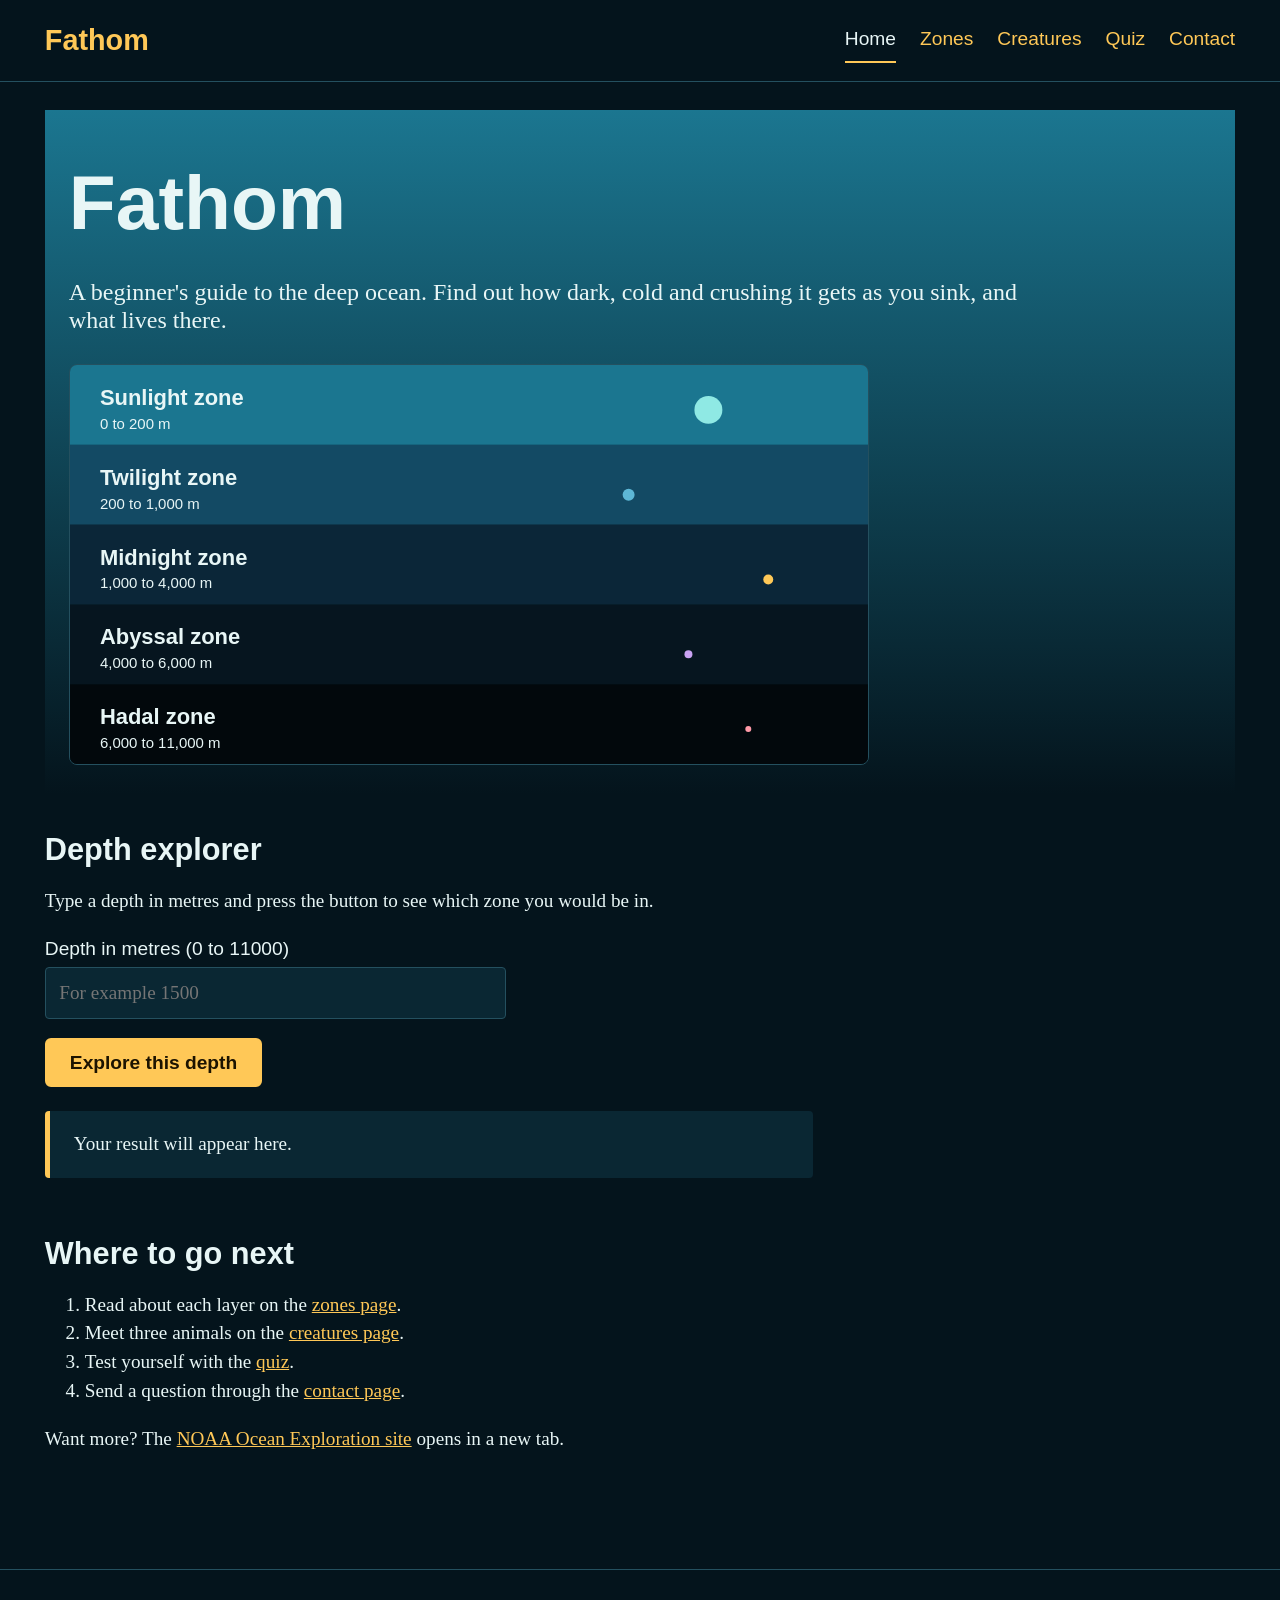
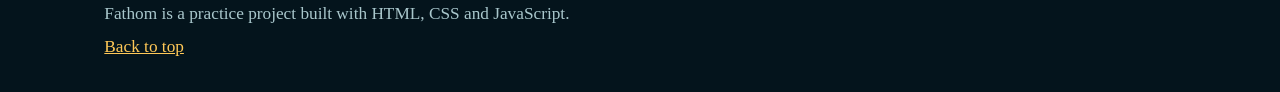
<file: index.html>
<!DOCTYPE html>
<html lang="en">
<head>
  <meta charset="utf-8">
  <meta name="viewport" content="width=device-width, initial-scale=1">
  <meta name="author" content="Your Name">
  <meta name="description" content="Explore the five zones of the ocean, from the sunlit surface to the deepest trenches.">
  <title>Fathom | A beginner's guide to the deep ocean</title>
  <link rel="icon" href="images/favicon.svg" type="image/svg+xml">
  <link rel="stylesheet" href="css/style.css">
</head>
<body>
  <header>
    <div class="wrap">
      <a class="site-name" href="index.html">Fathom</a>
      <nav aria-label="Main">
        <ul>
          <li><a href="index.html" aria-current="page">Home</a></li>
          <li><a href="zones.html">Zones</a></li>
          <li><a href="creatures.html">Creatures</a></li>
          <li><a href="quiz.html">Quiz</a></li>
          <li><a href="contact.html">Contact</a></li>
        </ul>
      </nav>
    </div>
  </header>

  <main>
    <div class="wrap">
      <section class="hero" id="top">
        <h1>Fathom</h1>
        <p>A beginner's guide to the deep ocean. Find out how dark, cold and crushing it gets as you sink, and what lives there.</p>
        <img src="images/ocean-layers.svg" width="800" height="400"
             alt="The five ocean zones stacked from the sunlit surface down to the hadal trenches.">
      </section>

      <section id="explorer">
        <h2>Depth explorer</h2>
        <p>Type a depth in metres and press the button to see which zone you would be in.</p>
        <label for="depth">Depth in metres (0 to 11000)</label>
        <input type="number" id="depth" min="0" max="11000" placeholder="For example 1500">
        <button type="button" onclick="exploreDepth()">Explore this depth</button>
        <div id="result" class="result" role="status">Your result will appear here.</div>
      </section>

      <section>
        <h2>Where to go next</h2>
        <ol>
          <li>Read about each layer on the <a href="zones.html">zones page</a>.</li>
          <li>Meet three animals on the <a href="creatures.html">creatures page</a>.</li>
          <li>Test yourself with the <a href="quiz.html">quiz</a>.</li>
          <li>Send a question through the <a href="contact.html">contact page</a>.</li>
        </ol>
        <p>Want more? The <a href="https://oceanexplorer.noaa.gov" target="_blank" rel="noopener">NOAA Ocean Exploration site</a> opens in a new tab.</p>
      </section>
    </div>
  </main>

  <footer>
    <div class="wrap">
      <p>Fathom is a practice project built with HTML, CSS and JavaScript.</p>
      <p><a href="#top">Back to top</a></p>
    </div>
  </footer>
  <script src="js/explorer.js"></script>
</body>
</html>
</file>
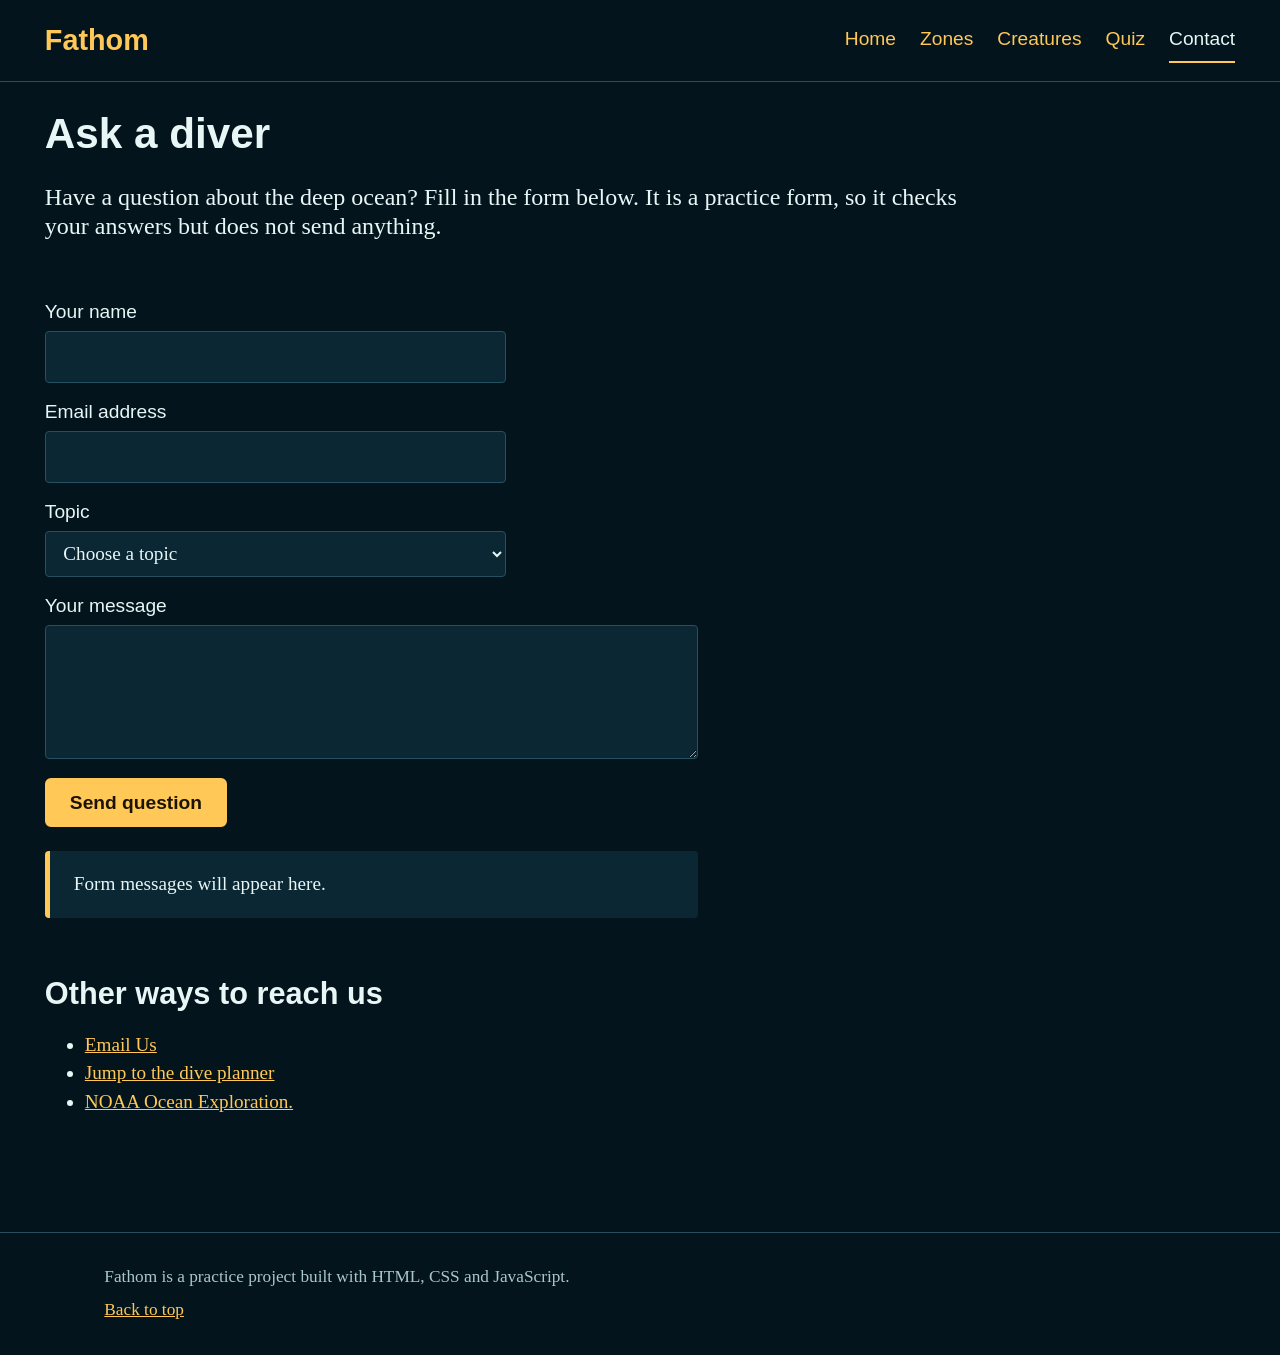
<file: contact.html>
<!DOCTYPE html>
<html lang="en">
<head>
  <meta charset="utf-8">
  <meta name="viewport" content="width=device-width, initial-scale=1">
  <meta name="author" content="Your Name">
  <meta name="description" content="Send a question about the deep ocean.">
  <title>Contact | Fathom</title>
  <link rel="icon" href="images/favicon.svg" type="image/svg+xml">
  <link rel="stylesheet" href="css/style.css">
</head>
<body>
  <header>
    <div class="wrap">
      <a class="site-name" href="index.html">Fathom</a>
      <nav aria-label="Main">
        <ul>
          <li><a href="index.html">Home</a></li>
          <li><a href="zones.html">Zones</a></li>
          <li><a href="creatures.html">Creatures</a></li>
          <li><a href="quiz.html">Quiz</a></li>
          <li><a href="contact.html" aria-current="page">Contact</a></li>
        </ul>
      </nav>
    </div>
  </header>

  <main>
    <div class="wrap">
      <section id="top">
        <h1>Ask a diver</h1>
        <p>Have a question about the deep ocean? Fill in the form below. It is a practice form, so it checks your answers but does not send anything.</p>
      </section>

      <section>
        <form onsubmit="return checkForm()">
          <label for="name">Your name</label>
          <input type="text" id="name" autocomplete="name">

          <label for="email">Email address</label>
          <input type="email" id="email" autocomplete="email">

          <label for="topic">Topic</label>
          <select id="topic">
            <option value="">Choose a topic</option>
            <option value="zones">The ocean zones</option>
            <option value="animals">Deep-sea animals</option>
            <option value="other">Something else</option>
          </select>

          <label for="message">Your message</label>
          <textarea id="message"></textarea>

          <button type="submit">Send question</button>
          <div id="form-result" class="result" role="status">Form messages will appear here.</div>
        </form>
      </section>

      <section>
        <h2>Other ways to reach us</h2>
        <ul>
          <li><a href="mailto:hello@princemwinefobon@gmail.com?subject=Question%20about%20Fathom">Email Us</a></li>
          <li><a href="zones.html#planner">Jump to the dive planner</a></li>
          <li><a href="https://oceanexplorer.noaa.gov" target="_blank" rel="noopener">NOAA Ocean Exploration. </a></li>
        </ul>
      </section>
    </div>
  </main>

  <footer>
    <div class="wrap">
      <p>Fathom is a practice project built with HTML, CSS and JavaScript.</p>
      <p><a href="#top">Back to top</a></p>
    </div>
  </footer>
  <script src="js/contact.js"></script>
</body>
</html>
</file>
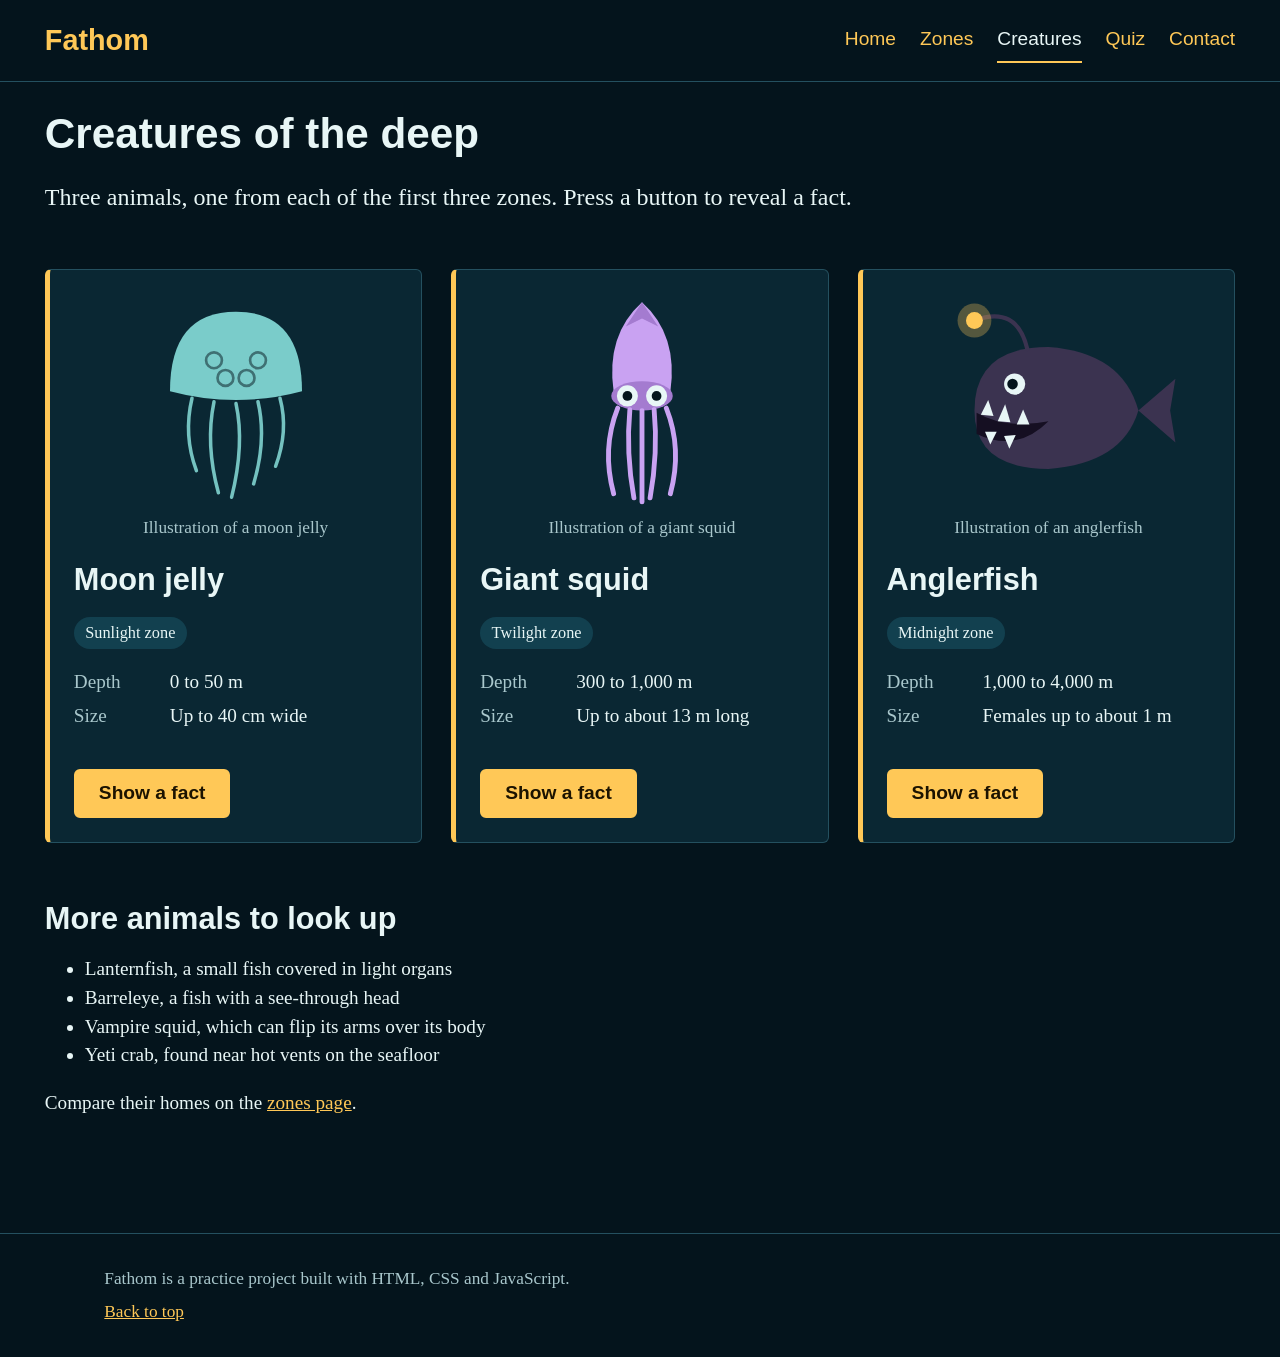
<file: creatures.html>
<!DOCTYPE html>
<html lang="en">
<head>
  <meta charset="utf-8">
  <meta name="viewport" content="width=device-width, initial-scale=1">
  <meta name="author" content="Your Name">
  <meta name="description" content="Meet a moon jelly, a giant squid and an anglerfish.">
  <title>Creatures of the deep | Fathom</title>
  <link rel="icon" href="images/favicon.svg" type="image/svg+xml">
  <link rel="stylesheet" href="css/style.css">
</head>
<body>
  <header>
    <div class="wrap">
      <a class="site-name" href="index.html">Fathom</a>
      <nav aria-label="Main">
        <ul>
          <li><a href="index.html">Home</a></li>
          <li><a href="zones.html">Zones</a></li>
          <li><a href="creatures.html" aria-current="page">Creatures</a></li>
          <li><a href="quiz.html">Quiz</a></li>
          <li><a href="contact.html">Contact</a></li>
        </ul>
      </nav>
    </div>
  </header>

  <main>
    <div class="wrap">
      <section id="top">
        <h1>Creatures of the deep</h1>
        <p>Three animals, one from each of the first three zones. Press a button to reveal a fact.</p>
      </section>

      <section>
        <div class="cards">
        <article class="card">
          <figure>
            <img src="images/jellyfish.svg" width="200" height="240" loading="lazy" alt="A pale, round jellyfish with four rings on its bell and trailing tentacles.">
            <figcaption>Illustration of a moon jelly</figcaption>
          </figure>
          <h2>Moon jelly</h2>
          <p><span class="tag">Sunlight zone</span></p>
          <dl>
            <dt>Depth</dt><dd>0 to 50 m</dd>
            <dt>Size</dt><dd>Up to 40 cm wide</dd>
          </dl>
          <button type="button" onclick="toggleFact('fact-jelly', this)">Show a fact</button>
          <p class="fact" id="fact-jelly">The four pale rings you can see through its bell are its reproductive organs.</p>
        </article>
        <article class="card">
          <figure>
            <img src="images/squid.svg" width="200" height="260" loading="lazy" alt="A purple squid with two very large eyes and five long tentacles.">
            <figcaption>Illustration of a giant squid</figcaption>
          </figure>
          <h2>Giant squid</h2>
          <p><span class="tag">Twilight zone</span></p>
          <dl>
            <dt>Depth</dt><dd>300 to 1,000 m</dd>
            <dt>Size</dt><dd>Up to about 13 m long</dd>
          </dl>
          <button type="button" onclick="toggleFact('fact-squid', this)">Show a fact</button>
          <p class="fact" id="fact-squid">It has the largest eyes of any animal, about the size of a dinner plate.</p>
        </article>
        <article class="card">
          <figure>
            <img src="images/anglerfish.svg" width="260" height="200" loading="lazy" alt="A dark anglerfish with sharp teeth and a glowing lure dangling above its mouth.">
            <figcaption>Illustration of an anglerfish</figcaption>
          </figure>
          <h2>Anglerfish</h2>
          <p><span class="tag">Midnight zone</span></p>
          <dl>
            <dt>Depth</dt><dd>1,000 to 4,000 m</dd>
            <dt>Size</dt><dd>Females up to about 1 m</dd>
          </dl>
          <button type="button" onclick="toggleFact('fact-angler', this)">Show a fact</button>
          <p class="fact" id="fact-angler">Its lure glows because glowing bacteria live inside it.</p>
        </article>
        </div>
      </section>

      <section>
        <h2>More animals to look up</h2>
        <ul>
          <li>Lanternfish, a small fish covered in light organs</li>
          <li>Barreleye, a fish with a see-through head</li>
          <li>Vampire squid, which can flip its arms over its body</li>
          <li>Yeti crab, found near hot vents on the seafloor</li>
        </ul>
        <p>Compare their homes on the <a href="zones.html">zones page</a>.</p>
      </section>
    </div>
  </main>

  <footer>
    <div class="wrap">
      <p>Fathom is a practice project built with HTML, CSS and JavaScript.</p>
      <p><a href="#top">Back to top</a></p>
    </div>
  </footer>
  <script src="js/creatures.js"></script>
</body>
</html>
</file>
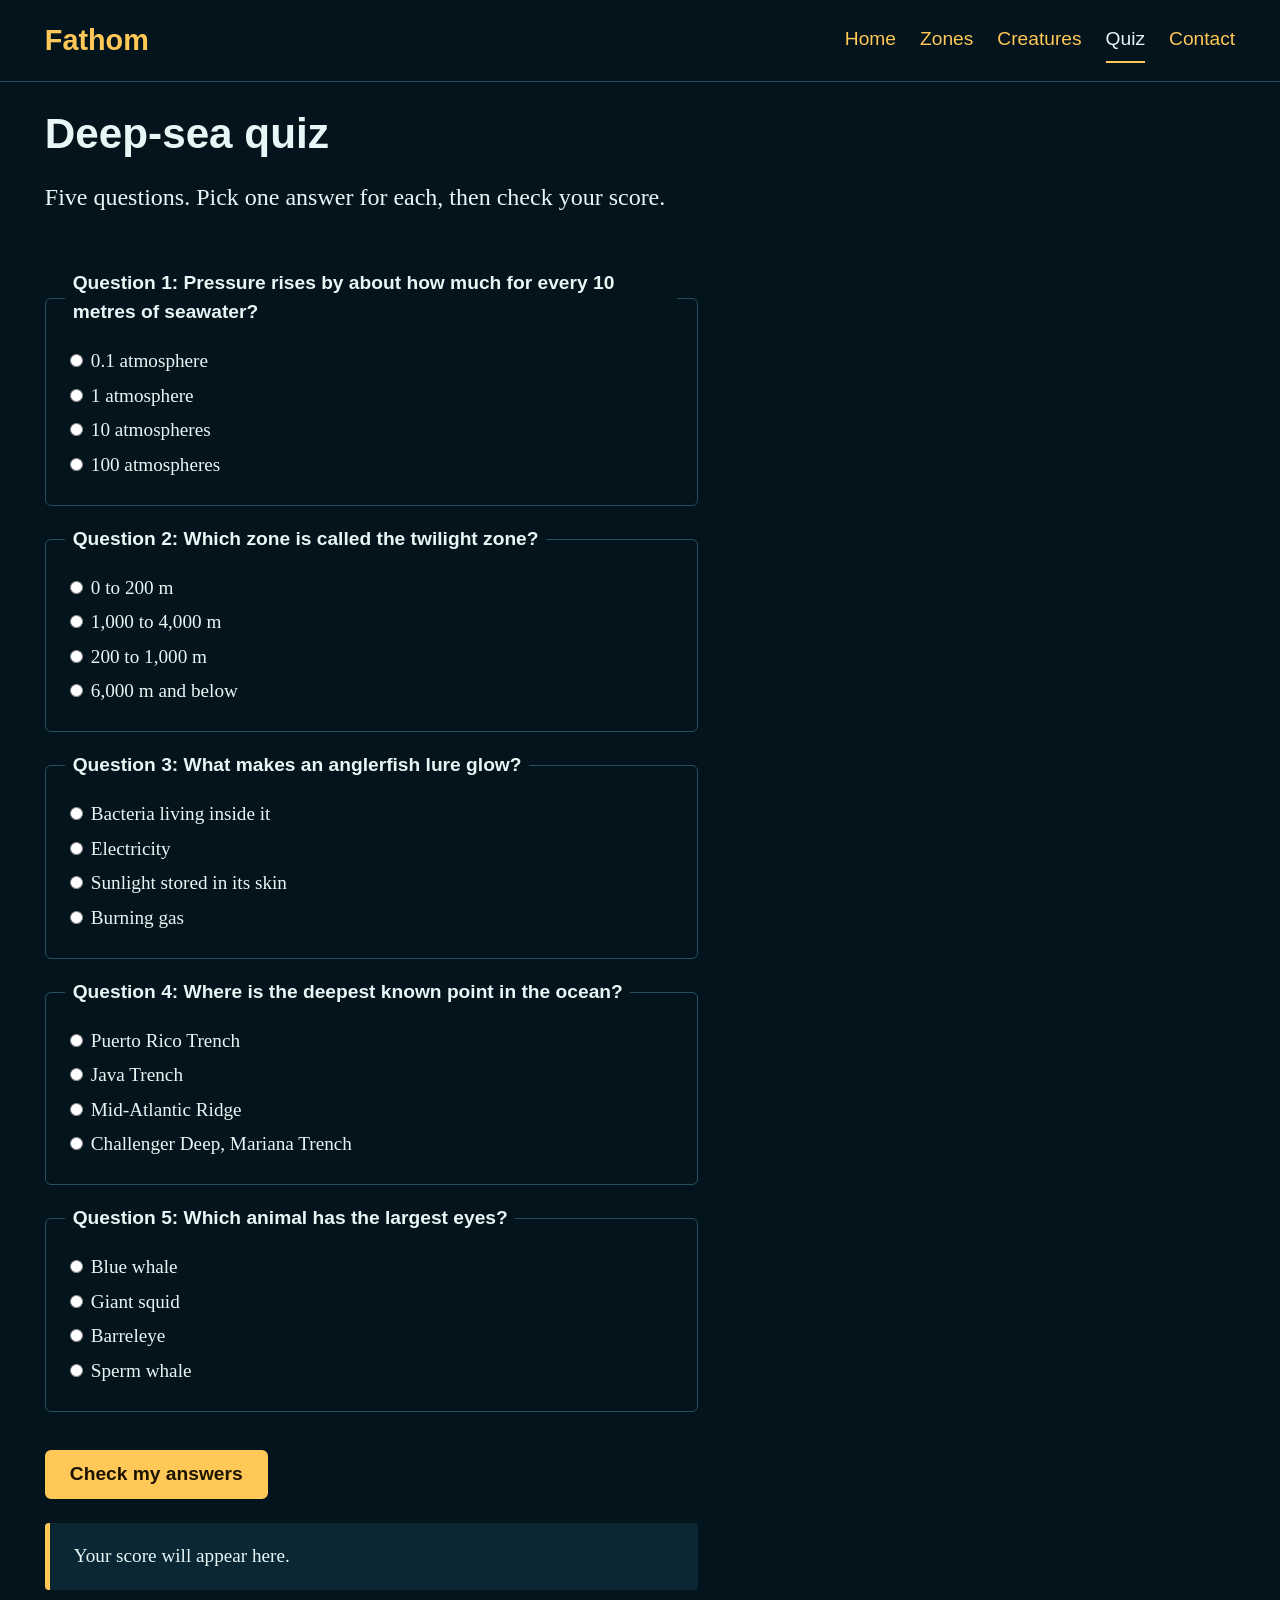
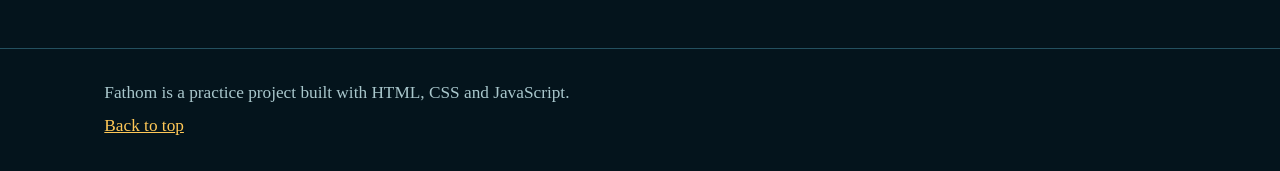
<file: quiz.html>
<!DOCTYPE html>
<html lang="en">
<head>
  <meta charset="utf-8">
  <meta name="viewport" content="width=device-width, initial-scale=1">
  <meta name="author" content="Your Name">
  <meta name="description" content="Test what you know about the deep ocean.">
  <title>Quiz | Fathom</title>
  <link rel="icon" href="images/favicon.svg" type="image/svg+xml">
  <link rel="stylesheet" href="css/style.css">
</head>
<body>
  <header>
    <div class="wrap">
      <a class="site-name" href="index.html">Fathom</a>
      <nav aria-label="Main">
        <ul>
          <li><a href="index.html">Home</a></li>
          <li><a href="zones.html">Zones</a></li>
          <li><a href="creatures.html">Creatures</a></li>
          <li><a href="quiz.html" aria-current="page">Quiz</a></li>
          <li><a href="contact.html">Contact</a></li>
        </ul>
      </nav>
    </div>
  </header>

  <main>
    <div class="wrap">
      <section id="top">
        <h1>Deep-sea quiz</h1>
        <p>Five questions. Pick one answer for each, then check your score.</p>
      </section>

      <form onsubmit="return false">
        <fieldset>
          <legend>Question 1: Pressure rises by about how much for every 10 metres of seawater?</legend>
          <label><input type="radio" name="q1" value="a"> 0.1 atmosphere</label>
          <label><input type="radio" name="q1" value="b"> 1 atmosphere</label>
          <label><input type="radio" name="q1" value="c"> 10 atmospheres</label>
          <label><input type="radio" name="q1" value="d"> 100 atmospheres</label>
        </fieldset>
        <fieldset>
          <legend>Question 2: Which zone is called the twilight zone?</legend>
          <label><input type="radio" name="q2" value="a"> 0 to 200 m</label>
          <label><input type="radio" name="q2" value="b"> 1,000 to 4,000 m</label>
          <label><input type="radio" name="q2" value="c"> 200 to 1,000 m</label>
          <label><input type="radio" name="q2" value="d"> 6,000 m and below</label>
        </fieldset>
        <fieldset>
          <legend>Question 3: What makes an anglerfish lure glow?</legend>
          <label><input type="radio" name="q3" value="a"> Bacteria living inside it</label>
          <label><input type="radio" name="q3" value="b"> Electricity</label>
          <label><input type="radio" name="q3" value="c"> Sunlight stored in its skin</label>
          <label><input type="radio" name="q3" value="d"> Burning gas</label>
        </fieldset>
        <fieldset>
          <legend>Question 4: Where is the deepest known point in the ocean?</legend>
          <label><input type="radio" name="q4" value="a"> Puerto Rico Trench</label>
          <label><input type="radio" name="q4" value="b"> Java Trench</label>
          <label><input type="radio" name="q4" value="c"> Mid-Atlantic Ridge</label>
          <label><input type="radio" name="q4" value="d"> Challenger Deep, Mariana Trench</label>
        </fieldset>
        <fieldset>
          <legend>Question 5: Which animal has the largest eyes?</legend>
          <label><input type="radio" name="q5" value="a"> Blue whale</label>
          <label><input type="radio" name="q5" value="b"> Giant squid</label>
          <label><input type="radio" name="q5" value="c"> Barreleye</label>
          <label><input type="radio" name="q5" value="d"> Sperm whale</label>
        </fieldset>
        <button type="button" onclick="checkQuiz()">Check my answers</button>
        <div id="quiz-result" class="result" role="status">Your score will appear here.</div>
      </form>
    </div>
  </main>

  <footer>
    <div class="wrap">
      <p>Fathom is a practice project built with HTML, CSS and JavaScript.</p>
      <p><a href="#top">Back to top</a></p>
    </div>
  </footer>
  <script src="js/quiz.js"></script>
</body>
</html>
</file>
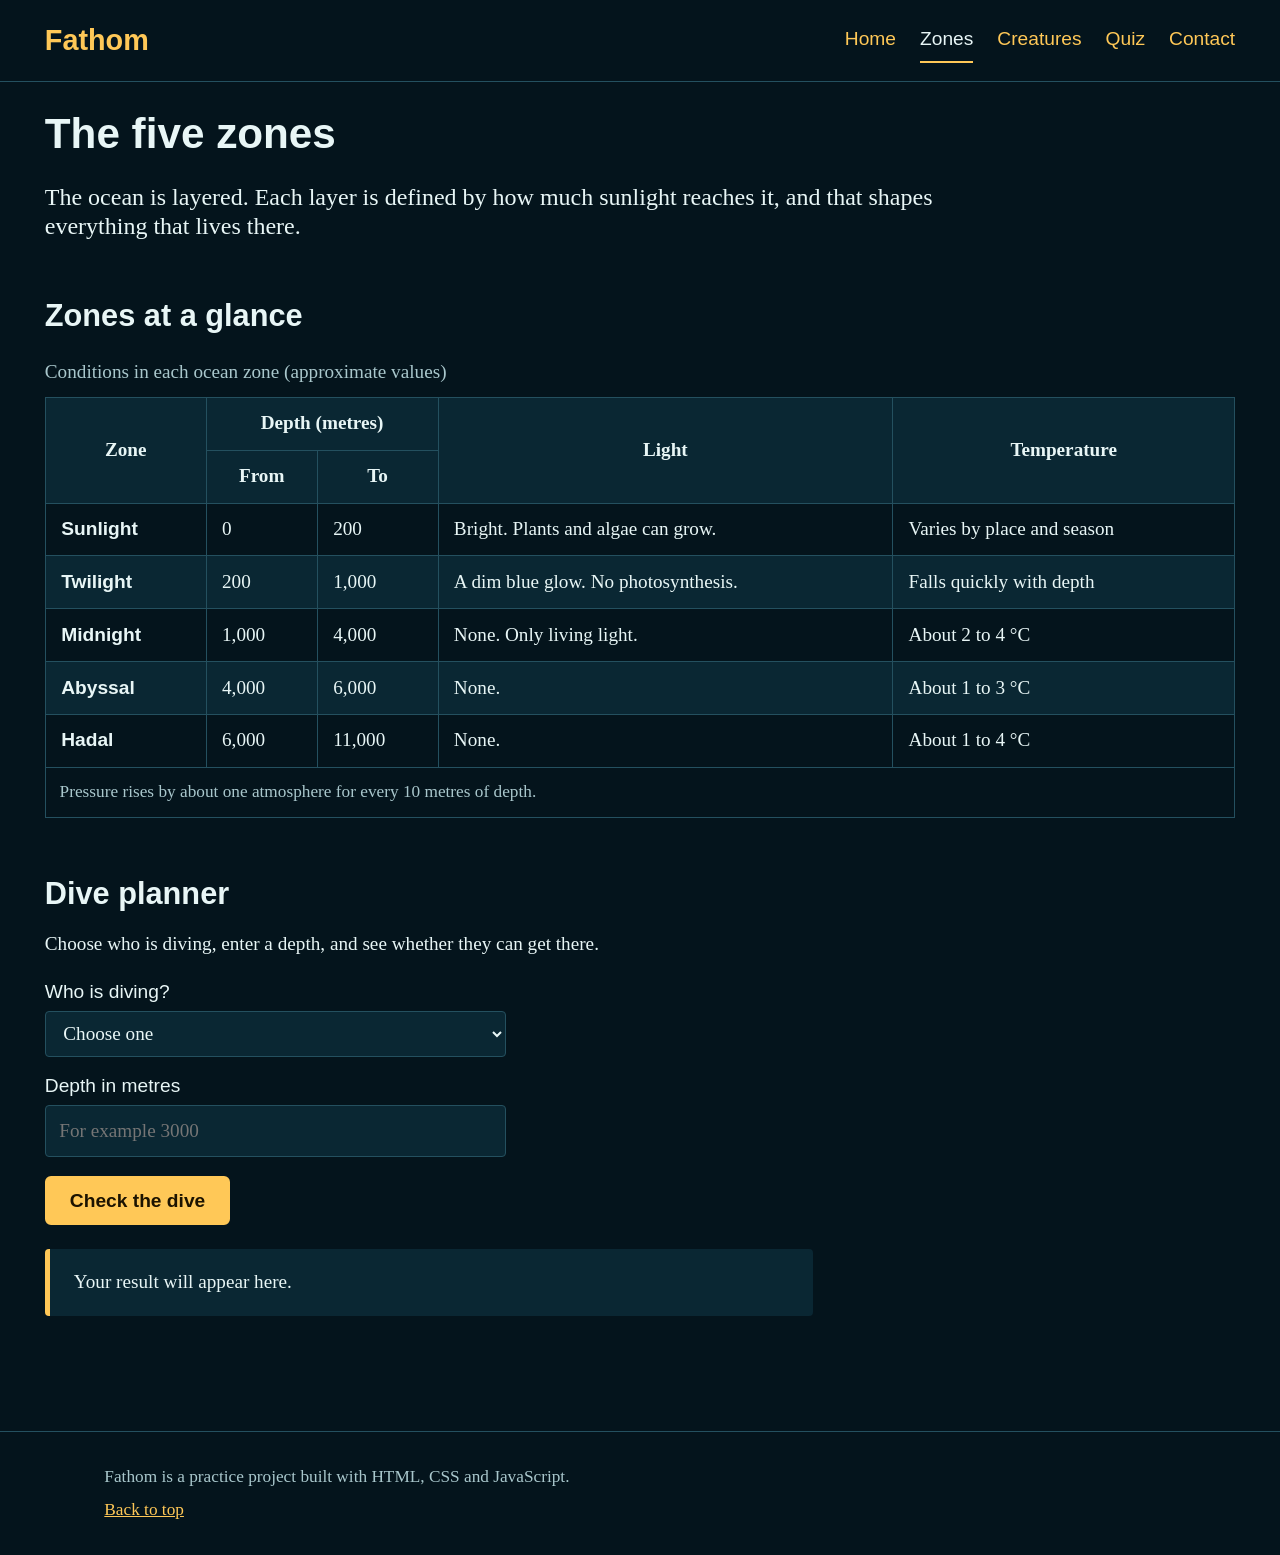
<file: zones.html>
<!DOCTYPE html>
<html lang="en">
<head>
  <meta charset="utf-8">
  <meta name="viewport" content="width=device-width, initial-scale=1">
  <meta name="author" content="Your Name">
  <meta name="description" content="Light, temperature and depth in each layer of the ocean, plus a dive planner.">
  <title>The five zones | Fathom</title>
  <link rel="icon" href="images/favicon.svg" type="image/svg+xml">
  <link rel="stylesheet" href="css/style.css">
</head>
<body>
  <header>
    <div class="wrap">
      <a class="site-name" href="index.html">Fathom</a>
      <nav aria-label="Main">
        <ul>
          <li><a href="index.html">Home</a></li>
          <li><a href="zones.html" aria-current="page">Zones</a></li>
          <li><a href="creatures.html">Creatures</a></li>
          <li><a href="quiz.html">Quiz</a></li>
          <li><a href="contact.html">Contact</a></li>
        </ul>
      </nav>
    </div>
  </header>

  <main>
    <div class="wrap">
      <section id="top">
        <h1>The five zones</h1>
        <p>The ocean is layered. Each layer is defined by how much sunlight reaches it, and that shapes everything that lives there.</p>
      </section>

      <section>
        <h2>Zones at a glance</h2>
        <div class="table-wrap">
          <table>
            <caption>Conditions in each ocean zone (approximate values)</caption>
            <thead>
              <tr>
                <th rowspan="2" scope="col">Zone</th>
                <th colspan="2" scope="colgroup">Depth (metres)</th>
                <th rowspan="2" scope="col">Light</th>
                <th rowspan="2" scope="col">Temperature</th>
              </tr>
              <tr>
                <th scope="col">From</th>
                <th scope="col">To</th>
              </tr>
            </thead>
            <tbody>
              <tr>
                <th scope="row">Sunlight</th>
                <td>0</td><td>200</td>
                <td>Bright. Plants and algae can grow.</td>
                <td>Varies by place and season</td>
              </tr>
              <tr>
                <th scope="row">Twilight</th>
                <td>200</td><td>1,000</td>
                <td>A dim blue glow. No photosynthesis.</td>
                <td>Falls quickly with depth</td>
              </tr>
              <tr>
                <th scope="row">Midnight</th>
                <td>1,000</td><td>4,000</td>
                <td>None. Only living light.</td>
                <td>About 2 to 4 °C</td>
              </tr>
              <tr>
                <th scope="row">Abyssal</th>
                <td>4,000</td><td>6,000</td>
                <td>None.</td>
                <td>About 1 to 3 °C</td>
              </tr>
              <tr>
                <th scope="row">Hadal</th>
                <td>6,000</td><td>11,000</td>
                <td>None.</td>
                <td>About 1 to 4 °C</td>
              </tr>
            </tbody>
            <tfoot>
              <tr>
                <td colspan="5">Pressure rises by about one atmosphere for every 10 metres of depth.</td>
              </tr>
            </tfoot>
          </table>
        </div>
      </section>

      <section id="planner">
        <h2>Dive planner</h2>
        <p>Choose who is diving, enter a depth, and see whether they can get there.</p>
        <label for="who">Who is diving?</label>
        <select id="who">
          <option value="">Choose one</option>
          <option value="scuba">Scuba diver</option>
          <option value="whale">Sperm whale</option>
          <option value="alvin">Research submersible</option>
          <option value="full">Full-ocean-depth submersible</option>
        </select>
        <label for="plan-depth">Depth in metres</label>
        <input type="number" id="plan-depth" min="0" placeholder="For example 3000">
        <button type="button" onclick="planDive()">Check the dive</button>
        <div id="plan-result" class="result" role="status">Your result will appear here.</div>
      </section>
    </div>
  </main>

  <footer>
    <div class="wrap">
      <p>Fathom is a practice project built with HTML, CSS and JavaScript.</p>
      <p><a href="#top">Back to top</a></p>
    </div>
  </footer>
  <script src="js/zones.js"></script>
</body>
</html>
</file>
<file: css/style.css>
/*
   FATHOM - one external stylesheet shared by every page
   (Lesson 6: external stylesheets, comments, whitespace)
   Colours used:
     page background   #04141c      text      #e8f6f6
     panel             #0a2733      border    #24505f
     link / accent     #ffc857      muted     #a9c7cc
    */


/*  Basic element styling (Lesson 6: type selectors) */
* {
  box-sizing: border-box;   
}

body {
  font: 1.1em/150% Georgia, "Times New Roman", serif; 
  background-color: #04141c;
  color: #e8f6f6;
  margin: 0;
}

h1,
h2,
h3 {                         /* Lesson 6: selector list */
  font-family: "Trebuchet MS", Verdana, sans-serif;
  line-height: 1.15;
}

h1 { font-size: 2.2em; margin: 0 0 0.4em; }
h2 { font-size: 1.6em; margin: 0 0 0.5em; }
h3 { font-size: 1.2em; margin: 0 0 0.4em; }

p { max-width: 40em; }

img {
  max-width: 100%;           /* Lesson 4 + 7: images shrink on small screens */
  height: auto;
}


/* ---------- Links and their states (Lesson 6: pseudo-classes) ---------- */
a:link {
  color: #ffc857;
}

a:visited {
  color: #e0a8ff;
}

a:hover {
  color: #ffffff;
  text-decoration: none;
}

a:focus {
  outline: 3px solid #ffc857;   /* keyboard users need to see where they are */
  outline-offset: 3px;
}


/* ---------- Page layout (Lesson 7: box model) ---------- */
.wrap {
  max-width: calc(100% - 2em);   /* Lesson 6: calc() */
  width: 62em;
  margin: 0 auto;                /* centres the block */
}

main {
  padding: 1.5em 0 3em;
  min-height: calc(100vh - 11em);   /* Lesson 7: viewport units */
}

section {
  margin-bottom: 3em;
}


/* ---------- Header and navigation (Lesson 7: flexbox) ---------- */
header {
  background-color: #04141c;
  border-bottom: 1px solid #24505f;
}

header .wrap {                   /* Lesson 6: descendant combinator */
  display: flex;
  flex-wrap: wrap;
  justify-content: space-between;
  align-items: center;
  padding: 0.6em 0;
}

.site-name {
  font: bold 1.5em "Trebuchet MS", Verdana, sans-serif;
  text-decoration: none;
}

nav ul {
  display: flex;
  flex-wrap: wrap;
  gap: 0.25em 1.25em;
  list-style: none;
  margin: 0;
  padding: 0;
}

nav a {
  display: inline-block;           /* Lesson 7: inline-block */
  padding: 0.4em 0;
  border-bottom: 2px solid transparent;
  font-family: "Trebuchet MS", Verdana, sans-serif;
  text-decoration: none;
}

nav a:hover {
  border-bottom-color: #ffc857;
}

nav a[aria-current="page"] {
  color: #e8f6f6;
  border-bottom-color: #ffc857;
}


/* ---------- Home page hero ---------- */
.hero {
  background: linear-gradient(#1b7690, #04141c);   /* Lesson 6: gradient functions */
  padding: 2.5em 1.25em 1.5em;   /* Lesson 7: padding keeps text off the edge */
  margin-bottom: 2em;
}

.hero h1 {
  font-size: 3em;
}

h1 + p {                        /* Lesson 6: next-sibling combinator */
  font-size: 1.25em;
  color: #e8f6f6;
}

.hero img {
  display: block;
  margin-top: 1.5em;
  border-radius: 8px;
  border: 1px solid #24505f;
}


/* ---------- Cards (Lesson 7: margin, padding, border, flexbox) ---------- */
.cards {
  display: flex;
  flex-wrap: wrap;
  gap: 1.5em;
}

.card {
  flex: 1 1 15em;                 /* grow, shrink, start at 15em wide */
  background-color: #0a2733;
  border: 1px solid #24505f;
  border-left: 5px solid #ffc857;
  border-radius: 6px;
  padding: 1.25em;
  transition: transform 0.2s;
}

.card:hover {
  transform: translateY(-4px);     /* Lesson 6: transform functions */
}

.card figure {
  margin: 0 0 1em;
  text-align: center;
}

.card img {
  height: 11em;
  width: auto;
}

figcaption {
  color: #a9c7cc;
  font-size: 0.9em;
}

.tag {
  display: inline-block;
  background-color: #12404f;
  padding: 0.1em 0.7em;
  border-radius: 1em;
  font-size: 0.85em;
}

dt {
  color: #a9c7cc;
  float: left;
  clear: left;
  width: 5em;
}

dd {
  margin: 0 0 0.25em 5em;
}

.fact {
  display: none;                   /* JavaScript switches this to block */
  background-color: #12404f;
  padding: 0.75em 1em;
  border-radius: 4px;
}


/* ---------- Tables (Lesson 4 content, Lesson 6 selectors) ---------- */
.table-wrap {
  overflow-x: auto;
}

table {
  border-collapse: collapse;
  width: 100%;
  min-width: 36em;
}

caption {
  text-align: left;
  color: #a9c7cc;
  padding: 0.5em 0;
}

th,
td {
  border: 1px solid #24505f;
  padding: 0.6em 0.8em;
  text-align: left;
}

thead th {
  background-color: #0a2733;
  text-align: center;
}

tbody th {
  font-family: "Trebuchet MS", Verdana, sans-serif;
}

tbody tr:nth-child(even) {         /* Lesson 6 + 4: striped rows */
  background-color: #0a2733;
}

tbody tr:hover {
  background-color: #12404f;
}

tfoot td {
  color: #a9c7cc;
  font-size: 0.9em;
}


/* ---------- Forms, buttons, results ---------- */
form {
  max-width: 34em;
}

fieldset {
  border: 1px solid #24505f;
  border-radius: 6px;
  margin: 0 0 1em;
  padding: 0.75em 1em 1em;
}

legend {
  font-family: "Trebuchet MS", Verdana, sans-serif;
  font-weight: bold;
  padding: 0 0.4em;
}

label {
  display: block;
  margin: 0.8em 0 0.2em;
  font-family: "Trebuchet MS", Verdana, sans-serif;
}

fieldset label {
  display: block;
  margin: 0.3em 0;
  font-family: Georgia, serif;
}

input[type="number"],
input[type="text"],
input[type="email"],
select,
textarea {
  display: block;
  width: 100%;
  max-width: 24em;
  padding: 0.55em 0.7em;
  background-color: #0a2733;
  color: #e8f6f6;
  border: 1px solid #24505f;
  border-radius: 4px;
  font: inherit;
}

textarea {
  max-width: 100%;
  min-height: 7em;
}

input:focus,
select:focus,
textarea:focus {
  outline: 3px solid #ffc857;
  outline-offset: 2px;
}

button {
  margin-top: 1em;
  background-color: #ffc857;
  color: #1c1300;
  border: 2px solid #ffc857;
  border-radius: 6px;
  padding: 0.6em 1.2em;
  font: bold 1em "Trebuchet MS", Verdana, sans-serif;
  cursor: pointer;
}

button:hover {
  background-color: #ffffff;
  border-color: #ffffff;
}

button:focus {
  outline: 3px solid #ffffff;
  outline-offset: 3px;
}

.result {
  margin-top: 1.25em;
  padding: 1em 1.25em;
  border-left: 5px solid #ffc857;
  border-radius: 4px;
  background-color: #0a2733;
  max-width: 40em;
}

.error {
  border-left-color: #ff9a8a;
}

.success {
  border-left-color: #7be3a6;
}


/* ---------- Footer ---------- */
footer {
  border-top: 1px solid #24505f;
  padding: 1.5em 0;
  color: #a9c7cc;
  font-size: 0.9em;
}

footer p {
  margin: 0.25em 0;
}


/*
   RESPONSIVE (Lesson 7: media queries, mobile first)
   The rules above are for small screens. These add changes
   as the window gets wider.
   */
@media (width >= 40em) {
  header .wrap {
    padding: 0.9em 0;
  }
}

@media (width >= 60em) {
  body {
    font-size: 1.2em;             /* Lesson 7: responsive typography */
  }

  .hero h1 {
    font-size: 4em;
  }
}

@media (prefers-reduced-motion: reduce) {
  .card {
    transition: none;
  }
}
</file>
